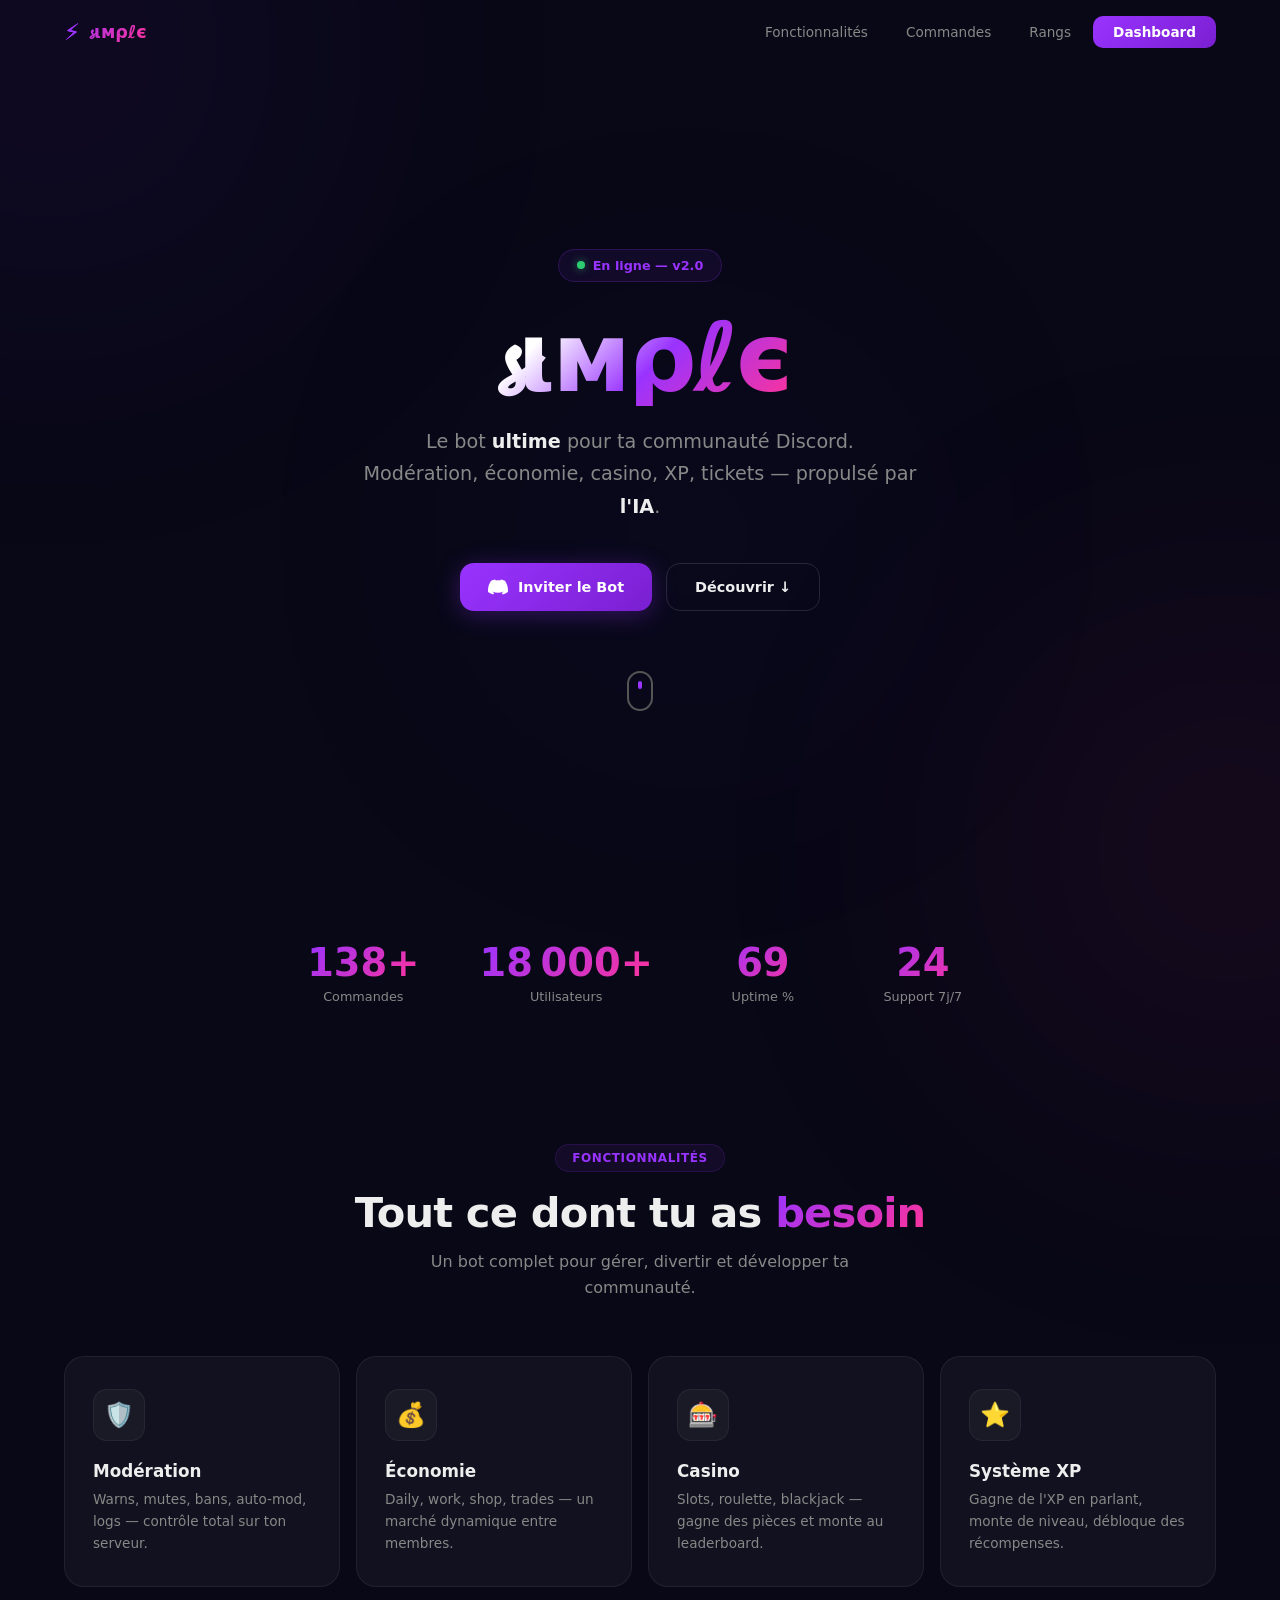
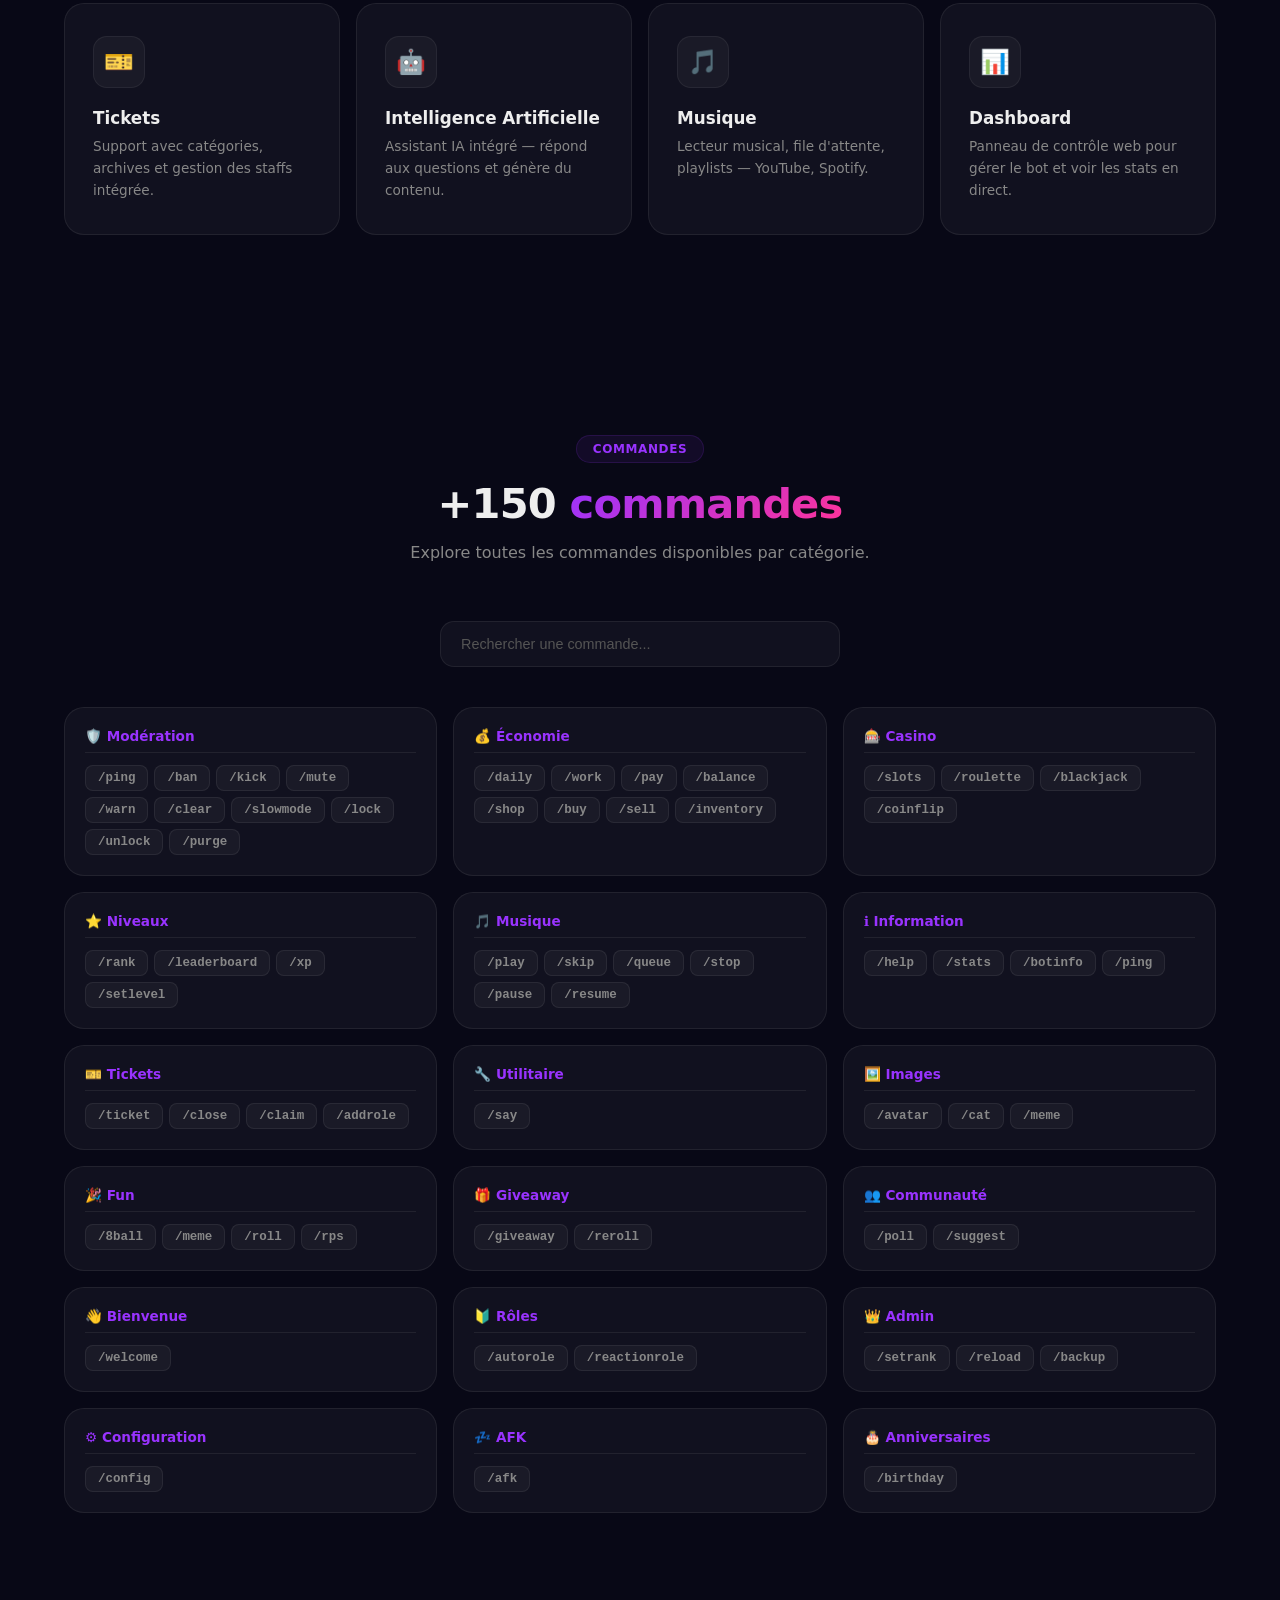
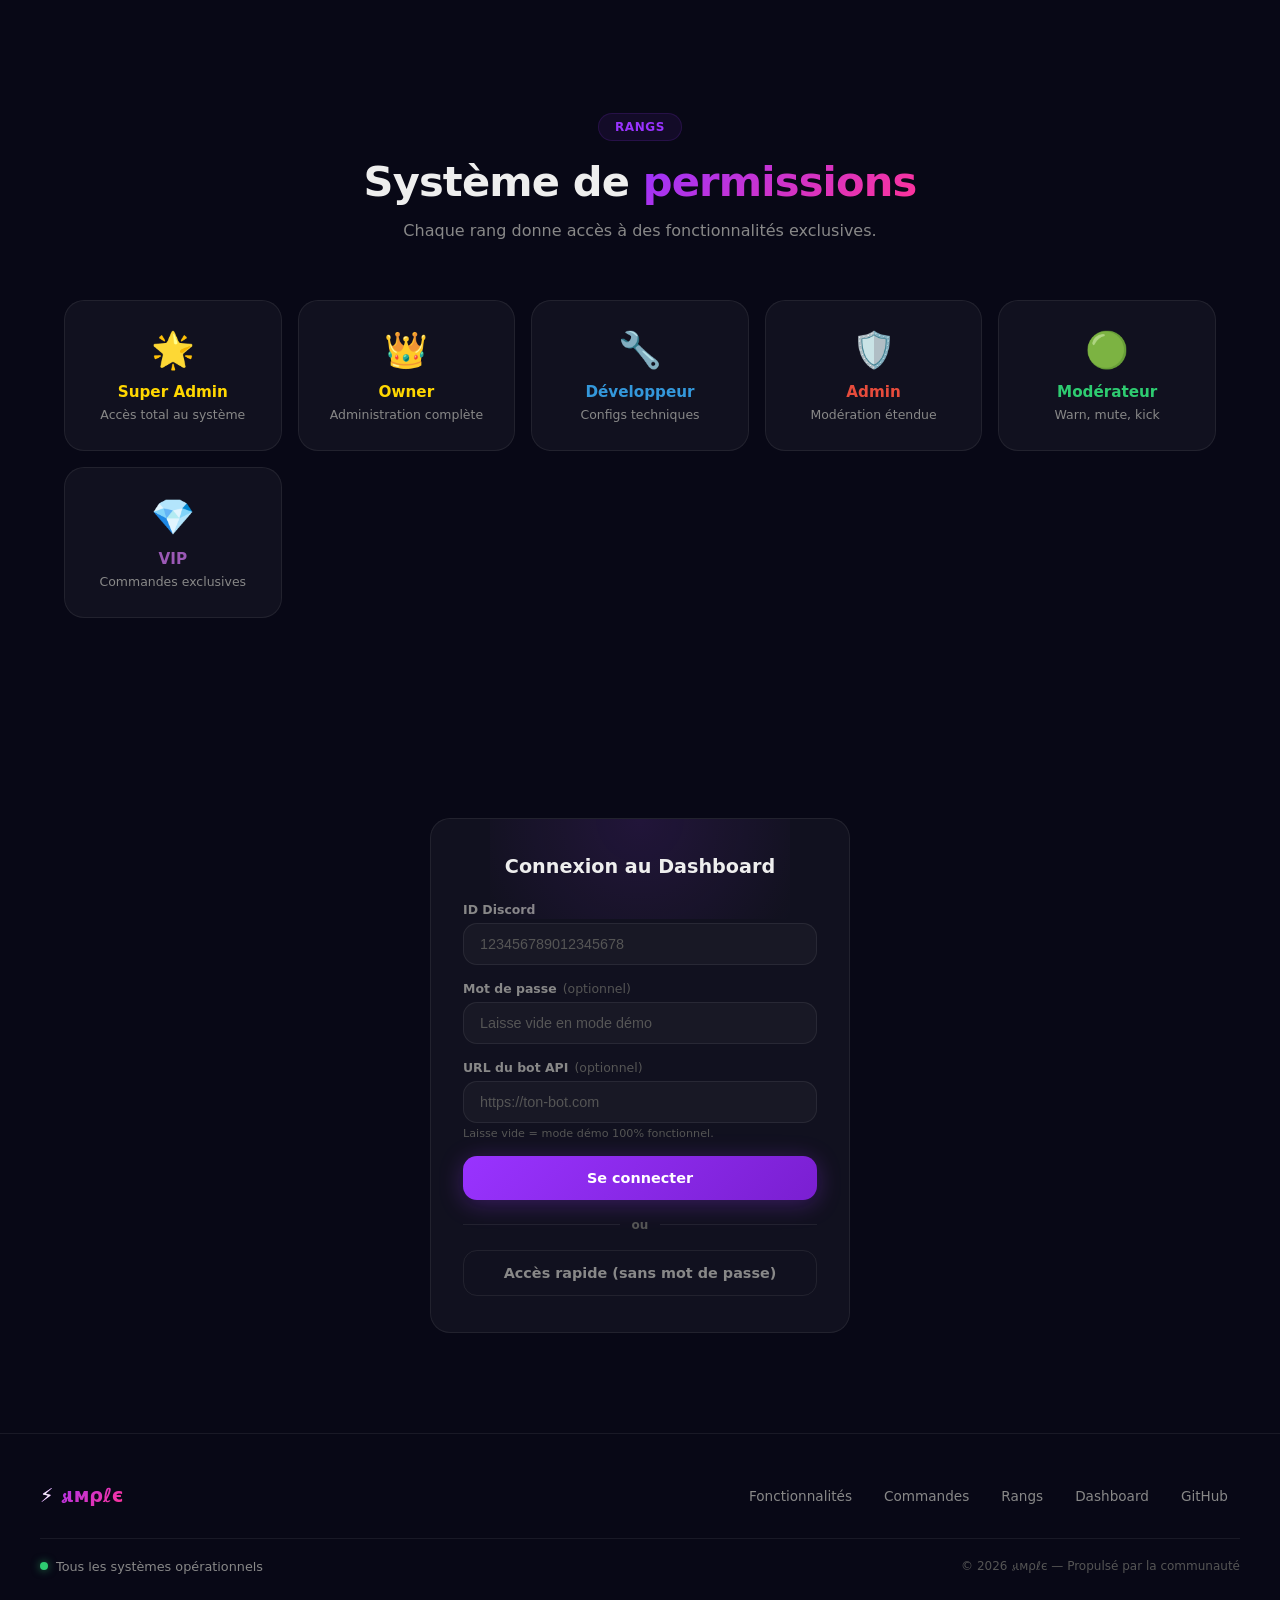
<file: index.html>
<!DOCTYPE html>
<html lang="fr">
<head>
<meta charset="UTF-8">
<meta name="viewport" content="width=device-width, initial-scale=1.0">
<meta name="description" content="𝓼ιмρℓє — Le bot ultime pour ta communauté Discord. Modération, économie, casino, XP, tickets et IA.">
<meta name="theme-color" content="#9933ff">
<title>𝓼ιмρℓє — Bot Discord</title>
<link rel="icon" href="data:image/svg+xml,<svg xmlns='http://www.w3.org/2000/svg' viewBox='0 0 100 100'><text y='.9em' font-size='90'>⚡</text></svg>">
<link rel="stylesheet" href="styles.css">
</head>
<body>

<div class="bg-glow g1"></div>
<div class="bg-glow g2"></div>
<div class="bg-glow g3"></div>

<nav id="mainNav">
  <div class="nav-inner">
    <a class="brand" href="#"><span>⚡</span> 𝓼ιмρℓє</a>
    <div class="nav-links" id="navLinks">
      <a href="#features">Fonctionnalités</a>
      <a href="#commands">Commandes</a>
      <a href="#ranks">Rangs</a>
      <a href="dashboard.html" class="nav-btn">Dashboard</a>
    </div>
    <button class="hamburger" id="hamburger" onclick="document.getElementById('navLinks').classList.toggle('open')">
      <span></span><span></span><span></span>
    </button>
  </div>
</nav>

<section class="hero">
  <div class="hero-particles" id="particles"></div>
  <div class="hero-badge"><span class="pulse"></span> En ligne — v2.0</div>
  <h1 class="hero-title">𝓼ιмρℓє</h1>
  <p class="hero-sub">Le bot <b>ultime</b> pour ta communauté Discord.<br>Modération, économie, casino, XP, tickets — propulsé par <b>l'IA</b>.</p>
  <div class="hero-btns">
    <a class="btn btn-primary" href="https://discord.com/oauth2/authorize?client_id=1513286724183130122&scope=bot+applications.commands&permissions=8" target="_blank">
      <svg width="20" height="20" viewBox="0 0 24 24" fill="currentColor"><path d="M20.317 4.3698a19.7913 19.7913 0 00-4.8851-1.5152.0741.0741 0 00-.0785.0371c-.211.3753-.4447.8648-.6083 1.2495-1.8447-.2762-3.68-.2762-5.4868 0-.1636-.3933-.4058-.8742-.6177-1.2495a.077.077 0 00-.0785-.037 19.7363 19.7363 0 00-4.8852 1.515.0699.0699 0 00-.0321.0277C.5334 9.0458-.319 13.5799.0992 18.0578a.0824.0824 0 00.0312.0561c2.0528 1.5076 4.0413 2.4228 5.9929 3.0294a.0777.0777 0 00.0842-.0276c.4616-.6304.8731-1.2952 1.226-1.9942a.076.076 0 00-.0416-.1057c-.6528-.2476-1.2743-.5495-1.8722-.8923a.077.077 0 01-.0076-.1277c.1258-.0943.2517-.1923.3718-.2914a.0743.0743 0 01.0776-.0105c3.9278 1.7933 8.18 1.7933 12.0614 0a.0739.0739 0 01.0785.0095c.1202.099.246.1981.3728.2924a.077.077 0 01-.0066.1276 12.2986 12.2986 0 01-1.873.8914.0766.0766 0 00-.0407.1067c.3604.698.7719 1.3628 1.225 1.9932a.076.076 0 00.0842.0286c1.961-.6067 3.9495-1.5219 6.0023-3.0294a.077.077 0 00.0313-.0552c.5004-5.177-.8382-9.6739-3.5485-13.6604a.061.061 0 00-.0312-.0286z"/></svg>
      Inviter le Bot
    </a>
    <a class="btn btn-outline" href="#features">Découvrir ↓</a>
  </div>
  <div class="hero-scroll" onclick="document.getElementById('features').scrollIntoView({behavior:'smooth'})">
    <div class="scroll-mouse"><div class="scroll-dot"></div></div>
  </div>
</section>

<div class="stats-bar">
  <div class="stat" data-target="150"><div class="stat-num">0</div><div class="stat-label">Commandes</div></div>
  <div class="stat" data-target="18000"><div class="stat-num">0</div><div class="stat-label">Utilisateurs</div></div>
  <div class="stat" data-target="99"><div class="stat-num">0</div><div class="stat-label">Uptime %</div></div>
  <div class="stat" data-target="24"><div class="stat-num">0</div><div class="stat-label">Support 7j/7</div></div>
</div>

<section id="features">
  <div class="section-head">
    <div class="section-badge">Fonctionnalités</div>
    <h2>Tout ce dont tu as <span>besoin</span></h2>
    <p>Un bot complet pour gérer, divertir et développer ta communauté.</p>
  </div>
  <div class="features-grid">
    <div class="feature-card">
      <div class="feature-icon" style="--accent:#e74c3c">🛡️</div>
      <h3>Modération</h3>
      <p>Warns, mutes, bans, auto-mod, logs — contrôle total sur ton serveur.</p>
    </div>
    <div class="feature-card">
      <div class="feature-icon" style="--accent:#f39c12">💰</div>
      <h3>Économie</h3>
      <p>Daily, work, shop, trades — un marché dynamique entre membres.</p>
    </div>
    <div class="feature-card">
      <div class="feature-icon" style="--accent:#e91e63">🎰</div>
      <h3>Casino</h3>
      <p>Slots, roulette, blackjack — gagne des pièces et monte au leaderboard.</p>
    </div>
    <div class="feature-card">
      <div class="feature-icon" style="--accent:#9b59b6">⭐</div>
      <h3>Système XP</h3>
      <p>Gagne de l'XP en parlant, monte de niveau, débloque des récompenses.</p>
    </div>
    <div class="feature-card">
      <div class="feature-icon" style="--accent:#2ecc71">🎫</div>
      <h3>Tickets</h3>
      <p>Support avec catégories, archives et gestion des staffs intégrée.</p>
    </div>
    <div class="feature-card">
      <div class="feature-icon" style="--accent:#3498db">🤖</div>
      <h3>Intelligence Artificielle</h3>
      <p>Assistant IA intégré — répond aux questions et génère du contenu.</p>
    </div>
    <div class="feature-card">
      <div class="feature-icon" style="--accent:#1abc9c">🎵</div>
      <h3>Musique</h3>
      <p>Lecteur musical, file d'attente, playlists — YouTube, Spotify.</p>
    </div>
    <div class="feature-card">
      <div class="feature-icon" style="--accent:#e67e22">📊</div>
      <h3>Dashboard</h3>
      <p>Panneau de contrôle web pour gérer le bot et voir les stats en direct.</p>
    </div>
  </div>
</section>

<section id="commands">
  <div class="section-head">
    <div class="section-badge">Commandes</div>
    <h2>+150 <span>commandes</span></h2>
    <p>Explore toutes les commandes disponibles par catégorie.</p>
  </div>
  <div class="cmd-search">
    <input type="text" id="cmdSearch" placeholder="Rechercher une commande..." oninput="filterCmds(this.value)">
  </div>
  <div id="cmdGrid" class="cmd-grid"></div>
</section>

<section id="ranks">
  <div class="section-head">
    <div class="section-badge">Rangs</div>
    <h2>Système de <span>permissions</span></h2>
    <p>Chaque rang donne accès à des fonctionnalités exclusives.</p>
  </div>
  <div class="ranks-grid">
    <div class="rank-card" style="--rc:#ffd700"><div class="rank-emoji">🌟</div><h4>Super Admin</h4><p>Accès total au système</p></div>
    <div class="rank-card" style="--rc:#ffd700"><div class="rank-emoji">👑</div><h4>Owner</h4><p>Administration complète</p></div>
    <div class="rank-card" style="--rc:#3498db"><div class="rank-emoji">🔧</div><h4>Développeur</h4><p>Configs techniques</p></div>
    <div class="rank-card" style="--rc:#e74c3c"><div class="rank-emoji">🛡️</div><h4>Admin</h4><p>Modération étendue</p></div>
    <div class="rank-card" style="--rc:#2ecc71"><div class="rank-emoji">🟢</div><h4>Modérateur</h4><p>Warn, mute, kick</p></div>
    <div class="rank-card" style="--rc:#9b59b6"><div class="rank-emoji">💎</div><h4>VIP</h4><p>Commandes exclusives</p></div>
  </div>
</section>

<section id="login" class="login-section">
  <div class="login-wrapper">
    <div class="login-card">
      <div class="login-glow"></div>
      <h2>Connexion au Dashboard</h2>

      <div class="alert error" id="errorMsg"></div>
      <div class="alert success" id="successMsg"></div>

      <div class="user-info" id="userInfo">
        <div class="user-avatar" id="userAvatar">?</div>
        <div class="user-name" id="userName">-</div>
        <div class="user-level" id="userLevel">-</div>
        <div class="user-badge" id="userBadge">-</div>
      </div>

      <form id="loginForm" onsubmit="event.preventDefault();doLogin()">
        <div class="field">
          <label>ID Discord</label>
          <input type="text" id="userId" placeholder="123456789012345678" autocomplete="off" required>
        </div>
        <div class="field">
          <label>Mot de passe <span class="optional">(optionnel)</span></label>
          <input type="password" id="password" placeholder="Laisse vide en mode démo">
        </div>
        <div class="field">
          <label>URL du bot API <span class="optional">(optionnel)</span></label>
          <input type="text" id="botUrl" placeholder="https://ton-bot.com" autocomplete="off" onchange="window.setApiBase(this.value)">
          <div class="field-hint">Laisse vide = mode démo 100% fonctionnel.</div>
        </div>
        <button class="btn btn-primary btn-full" id="loginBtn" type="submit">
          <div class="spinner"></div><span>Se connecter</span>
        </button>
        <div class="divider"><span>ou</span></div>
        <button type="button" class="btn btn-ghost btn-full" onclick="quickAccess()">Accès rapide (sans mot de passe)</button>
      </form>

      <div id="dashPanel" style="display:none">
        <button class="btn btn-success btn-full" onclick="goDashboard()">Accéder au Dashboard</button>
        <button class="btn btn-ghost btn-full" style="margin-top:8px" onclick="doLogout()">Déconnexion</button>
      </div>

      <div id="permDenied" style="display:none">
        <div class="perm-icon">🔒</div>
        <div class="perm-title">Accès refusé</div>
        <div class="perm-text">Niveau 2 minimum requis pour le dashboard.</div>
      </div>
    </div>
  </div>
</section>

<footer>
  <div class="footer-inner">
    <div class="footer-top">
      <div class="footer-brand"><span>⚡</span> 𝓼ιмρℓє</div>
      <div class="footer-links">
        <a href="#features">Fonctionnalités</a>
        <a href="#commands">Commandes</a>
        <a href="#ranks">Rangs</a>
        <a href="dashboard.html">Dashboard</a>
        <a href="https://github.com/bakakauwu0-star/sitewebsimplee" target="_blank">GitHub</a>
      </div>
    </div>
    <div class="footer-bottom">
      <span class="footer-status"><span class="pulse"></span> Tous les systèmes opérationnels</span>
      <span class="footer-copy">© 2026 𝓼ιмρℓє — Propulsé par la communauté</span>
    </div>
  </div>
</footer>

<div class="banner" id="banner"></div>

<script src="app.js"></script>
<script>
const SESSION={token:localStorage.getItem('session_token')||'',user:null,perms:null};
const $=id=>document.getElementById(id);

function setError(m){$('errorMsg').textContent=m;$('errorMsg').classList.add('show');$('successMsg').classList.remove('show')}
function setSuccess(m){$('successMsg').textContent=m;$('successMsg').classList.add('show');$('errorMsg').classList.remove('show')}
function clearMsgs(){$('errorMsg').classList.remove('show');$('successMsg').classList.remove('show')}
function toggle(el,v){el.style.display=v?'block':'none'}

function updateUI(){
  const logged=!!(SESSION.token&&SESSION.user&&SESSION.perms);
  toggle($('loginForm'),!logged);
  toggle($('dashPanel'),false);
  toggle($('permDenied'),false);
  toggle($('userInfo'),false);
  if(logged&&SESSION.perms.canAccessDashboard){
    toggle($('userInfo'),true);toggle($('dashPanel'),true);
    const b=window.getBadgeForLevel(SESSION.perms.permLevel);
    $('userAvatar').textContent=(SESSION.user.id||'?').charAt(0).toUpperCase();
    $('userName').textContent=SESSION.user.id||'Inconnu';
    $('userLevel').textContent='Niveau XP: '+SESSION.perms.xpLevel+' • '+SESSION.perms.permName;
    $('userBadge').textContent=b.emoji+' '+b.name;
    $('userBadge').style.cssText='background:'+b.color+'22;color:'+b.color;
  }else if(logged){
    toggle($('userInfo'),true);toggle($('permDenied'),true);
    const b=window.getBadgeForLevel(SESSION.perms.permLevel);
    $('userAvatar').textContent=(SESSION.user.id||'?').charAt(0).toUpperCase();
    $('userName').textContent=SESSION.user.id||'Inconnu';
    $('userBadge').textContent=b.emoji+' '+b.name;
    $('userBadge').style.cssText='background:'+b.color+'22;color:'+b.color;
  }
}

async function doLogin(){
  const uid=$('userId').value.trim();
  if(!uid){setError('ID Discord requis');return}
  clearMsgs();
  const btn=$('loginBtn');btn.classList.add('loading');btn.disabled=true;
  try{
    const r=await window.authCall('/login',{userId:uid,password:$('password').value.trim()||'none'});
    SESSION.token=r.token;SESSION.user=r.user;SESSION.perms=r.profile;
    localStorage.setItem('session_token',r.token);
    setSuccess('Connexion réussie !');setTimeout(updateUI,300);
  }catch(e){setError(e.message||'Erreur de connexion')}
  finally{btn.classList.remove('loading');btn.disabled=false}
}

async function quickAccess(){
  const uid=$('userId').value.trim();
  if(!uid){setError('ID Discord requis');return}
  clearMsgs();
  const btn=$('loginBtn');btn.classList.add('loading');btn.disabled=true;
  try{
    const r=await window.authCall('/login',{userId:uid,password:'none'});
    SESSION.token=r.token;SESSION.user=r.user;SESSION.perms=r.profile;
    localStorage.setItem('session_token',r.token);
    setSuccess('Connecté !');setTimeout(updateUI,300);
  }catch(e){setError(e.message||'ID inconnu')}
  finally{btn.classList.remove('loading');btn.disabled=false}
}

function doLogout(){
  SESSION.token='';SESSION.user=null;SESSION.perms=null;
  localStorage.removeItem('session_token');
  clearMsgs();updateUI();
  $('userId').value='';$('password').value='';
}

function goDashboard(){window.location.href='dashboard.html'}

// Commands display
const ALL_CMDS=[
  {n:'ping',c:'moderation'},{n:'ban',c:'moderation'},{n:'kick',c:'moderation'},{n:'mute',c:'moderation'},
  {n:'warn',c:'moderation'},{n:'clear',c:'moderation'},{n:'slowmode',c:'moderation'},{n:'lock',c:'moderation'},
  {n:'unlock',c:'moderation'},{n:'purge',c:'moderation'},
  {n:'daily',c:'economy'},{n:'work',c:'economy'},{n:'pay',c:'economy'},{n:'balance',c:'economy'},
  {n:'shop',c:'economy'},{n:'buy',c:'economy'},{n:'sell',c:'economy'},{n:'inventory',c:'economy'},
  {n:'slots',c:'casino'},{n:'roulette',c:'casino'},{n:'blackjack',c:'casino'},{n:'coinflip',c:'casino'},
  {n:'rank',c:'leveling'},{n:'leaderboard',c:'leveling'},{n:'xp',c:'leveling'},{n:'setlevel',c:'leveling'},
  {n:'play',c:'music'},{n:'skip',c:'music'},{n:'queue',c:'music'},{n:'stop',c:'music'},{n:'pause',c:'music'},{n:'resume',c:'music'},
  {n:'help',c:'information'},{n:'stats',c:'information'},{n:'botinfo',c:'information'},{n:'ping',c:'information'},
  {n:'ticket',c:'tickets'},{n:'close',c:'tickets'},{n:'claim',c:'tickets'},{n:'addrole',c:'tickets'},
  {n:'say',c:'utility'},{n:'avatar',c:'images'},{n:'cat',c:'images'},{n:'meme',c:'images'},
  {n:'8ball',c:'fun'},{n:'meme',c:'fun'},{n:'roll',c:'fun'},{n:'rps',c:'fun'},
  {n:'giveaway',c:'giveaway'},{n:'reroll',c:'giveaway'},
  {n:'poll',c:'community'},{n:'suggest',c:'community'},{n:'welcome',c:'welcome'},
  {n:'autorole',c:'roles'},{n:'reactionrole',c:'roles'},{n:'setrank',c:'admin'},
  {n:'config',c:'configuration'},{n:'reload',c:'admin'},{n:'backup',c:'admin'},
  {n:'afk',c:'afk'},{n:'birthday',c:'birthdays'},
];
const CAT_NAMES={moderation:'🛡️ Modération',economy:'💰 Économie',casino:'🎰 Casino',leveling:'⭐ Niveaux',music:'🎵 Musique',information:'ℹ️ Information',tickets:'🎫 Tickets',utility:'🔧 Utilitaire',images:'🖼️ Images',fun:'🎉 Fun',giveaway:'🎁 Giveaway',community:'👥 Communauté',welcome:'👋 Bienvenue',roles:'🔰 Rôles',admin:'👑 Admin',configuration:'⚙️ Configuration',afk:'💤 AFK',birthdays:'🎂 Anniversaires'};

function renderCmds(filter){
  const g={};
  ALL_CMDS.forEach(c=>{
    if(filter&&!c.n.includes(filter.toLowerCase())&&!c.c.includes(filter.toLowerCase()))return;
    if(!g[c.c])g[c.c]=[];
    if(!g[c.c].includes(c.n))g[c.c].push(c.n);
  });
  let h='';
  for(const[c,cmds]of Object.entries(g)){
    h+='<div class="cmd-category"><div class="cmd-cat-title">'+(CAT_NAMES[c]||c)+'</div><div class="cmd-list">';
    cmds.forEach(n=>h+='<div class="cmd-item">/'+n+'</div>');
    h+='</div></div>';
  }
  $('cmdGrid').innerHTML=h||'<div class="empty">Aucune commande trouvée</div>';
}
function filterCmds(v){renderCmds(v)}

// Stats counter animation
function animateCounters(){
  document.querySelectorAll('.stat[data-target]').forEach(el=>{
    const target=+el.dataset.target;
    const num=el.querySelector('.stat-num');
    let current=0;
    const step=Math.max(1,Math.floor(target/60));
    const timer=setInterval(()=>{
      current+=step;
      if(current>=target){current=target;clearInterval(timer)}
      num.textContent=current.toLocaleString('fr-FR')+(target>=100?'+':'');
    },30);
  });
}

// Nav scroll
window.addEventListener('scroll',()=>{
  $('mainNav').classList.toggle('scrolled',window.scrollY>50);
});

// Init
document.addEventListener('DOMContentLoaded',()=>{
  if(window.getApiBase)$('botUrl').value=window.getApiBase();
  renderCmds('');
  animateCounters();
  if(SESSION.token){
    try{
      SESSION.user={id:(SESSION.token||'').replace('demo-','').split('-')[0]||'Inconnu'};
      SESSION.perms=window.deriveProfile(SESSION.user.id);
      updateUI();
    }catch(e){updateUI()}
  }else updateUI();
  const obs=new IntersectionObserver(es=>es.forEach(e=>{if(e.isIntersecting){e.target.classList.add('visible');obs.unobserve(e.target)}}),{threshold:.1});
  document.querySelectorAll('.feature-card,.rank-card,.cmd-category').forEach(el=>obs.observe(el));
});
$('password').addEventListener('keydown',e=>{if(e.key==='Enter')doLogin()});
$('userId').addEventListener('keydown',e=>{if(e.key==='Enter')doLogin()});
</script>
</body>
</html>
</file>
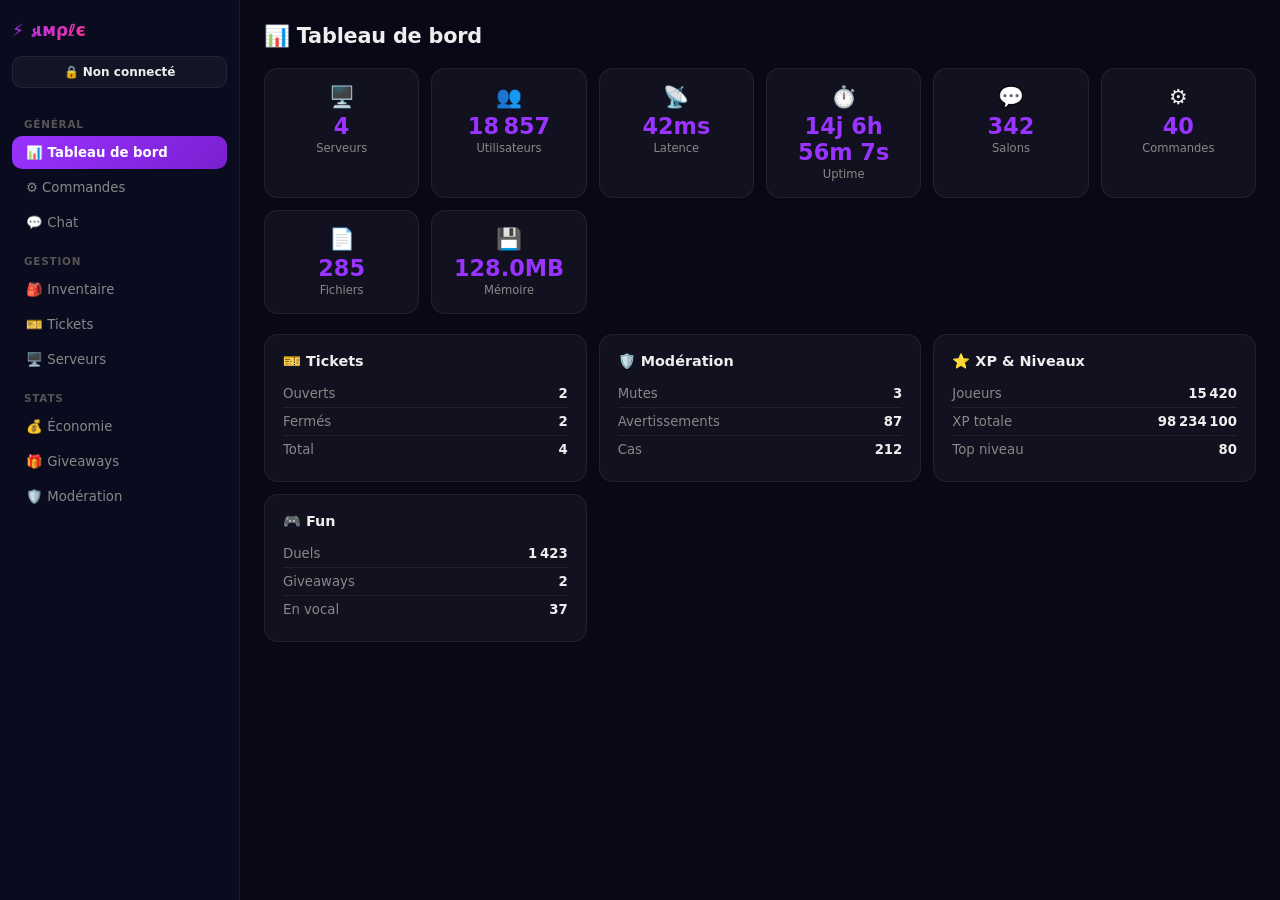
<file: dashboard.html>
<!DOCTYPE html>
<html lang="fr">
<head>
<meta charset="UTF-8">
<meta name="viewport" content="width=device-width, initial-scale=1.0">
<meta name="theme-color" content="#9933ff">
<title>𝓼ιмρℓє — Dashboard</title>
<link rel="icon" href="data:image/svg+xml,<svg xmlns='http://www.w3.org/2000/svg' viewBox='0 0 100 100'><text y='.9em' font-size='90'>⚡</text></svg>">
<link rel="stylesheet" href="styles.css">
<link rel="stylesheet" href="dashboard.css">
</head>
<body>

<div class="layout">
<aside class="sidebar" id="sidebar">
  <div class="sidebar-brand"><a href="index.html">⚡ 𝓼ιмρℓє</a></div>
  <div class="auth-badge" id="authBadge">🔒 Non connecté</div>
  <nav class="sidebar-nav">
    <div class="nav-section">Général</div>
    <button class="nav-btn active" data-page="overview">📊 Tableau de bord</button>
    <button class="nav-btn" data-page="commands">⚙️ Commandes</button>
    <button class="nav-btn" data-page="chat">💬 Chat</button>
    <div class="nav-section">Gestion</div>
    <button class="nav-btn" data-page="inventory">🎒 Inventaire</button>
    <button class="nav-btn" data-page="tickets">🎫 Tickets</button>
    <button class="nav-btn" data-page="servers">🖥️ Serveurs</button>
    <div class="nav-section">Stats</div>
    <button class="nav-btn" data-page="economy">💰 Économie</button>
    <button class="nav-btn" data-page="giveaway">🎁 Giveaways</button>
    <button class="nav-btn" data-page="moderation">🛡️ Modération</button>
  </nav>
</aside>

<main class="main" id="main">
  <button class="mobile-toggle" id="mobileToggle" onclick="$('sidebar').classList.toggle('open')">☰</button>
  <div id="toast"></div>

  <div id="page-overview" class="page active">
    <h2 class="page-title">📊 Tableau de bord</h2>
    <div class="stats-grid" id="ovStats">
      <div class="stat-card"><div class="sc-icon">🖥️</div><div class="sc-val" id="sGuilds">-</div><div class="sc-lbl">Serveurs</div></div>
      <div class="stat-card"><div class="sc-icon">👥</div><div class="sc-val" id="sUsers">-</div><div class="sc-lbl">Utilisateurs</div></div>
      <div class="stat-card"><div class="sc-icon">📡</div><div class="sc-val" id="sPing">-</div><div class="sc-lbl">Latence</div></div>
      <div class="stat-card"><div class="sc-icon">⏱️</div><div class="sc-val" id="sUptime">-</div><div class="sc-lbl">Uptime</div></div>
      <div class="stat-card"><div class="sc-icon">💬</div><div class="sc-val" id="sChannels">-</div><div class="sc-lbl">Salons</div></div>
      <div class="stat-card"><div class="sc-icon">⚙️</div><div class="sc-val" id="sCommands">-</div><div class="sc-lbl">Commandes</div></div>
      <div class="stat-card"><div class="sc-icon">📄</div><div class="sc-val" id="sFiles">285</div><div class="sc-lbl">Fichiers</div></div>
      <div class="stat-card"><div class="sc-icon">💾</div><div class="sc-val" id="sMemory">-</div><div class="sc-lbl">Mémoire</div></div>
    </div>
    <div class="detail-grid">
      <div class="detail-card"><h3>🎫 Tickets</h3><div class="dr"><span>Ouverts</span><span id="tOpen">-</span></div><div class="dr"><span>Fermés</span><span id="tClosed">-</span></div><div class="dr"><span>Total</span><span id="tTotal">-</span></div></div>
      <div class="detail-card"><h3>🛡️ Modération</h3><div class="dr"><span>Mutes</span><span id="mMutes">-</span></div><div class="dr"><span>Avertissements</span><span id="mWarns">-</span></div><div class="dr"><span>Cas</span><span id="mCases">-</span></div></div>
      <div class="detail-card"><h3>⭐ XP & Niveaux</h3><div class="dr"><span>Joueurs</span><span id="xPlayers">-</span></div><div class="dr"><span>XP totale</span><span id="xTotal">-</span></div><div class="dr"><span>Top niveau</span><span id="xTop">-</span></div></div>
      <div class="detail-card"><h3>🎮 Fun</h3><div class="dr"><span>Duels</span><span id="fDuels">-</span></div><div class="dr"><span>Giveaways</span><span id="fGive">-</span></div><div class="dr"><span>En vocal</span><span id="fVoice">-</span></div></div>
    </div>
  </div>

  <div id="page-commands" class="page">
    <h2 class="page-title">⚙️ Commandes <span id="cmdStats" class="page-sub"></span></h2>
    <div id="cmdsList" class="cmds-container"><div class="loading">⏳ Chargement...</div></div>
  </div>

  <div id="page-chat" class="page chat-page">
    <div class="chat-layout">
      <div class="chat-sidebar">
        <div class="chat-header">💬 Conversations</div>
        <div id="convList" class="conv-list"><div class="empty-sm">Aucune conversation</div></div>
        <button class="btn btn-ghost btn-sm" style="margin:8px" onclick="newConv()">+ Nouvelle</button>
      </div>
      <div class="chat-main">
        <div class="chat-top"><span class="chat-dot" id="chatDot"></span><span id="chatUser">Sélectionnez un membre</span></div>
        <div id="chatMsgs" class="chat-messages"><div class="empty-sm">Cliquez sur "+ Nouvelle" pour commencer</div></div>
        <div class="chat-input">
          <input id="chatIn" placeholder="Message..." onkeydown="if(event.key==='Enter'&&!event.shiftKey){event.preventDefault();sendChat()}">
          <button class="btn btn-primary" style="padding:10px 20px" onclick="sendChat()">Envoyer</button>
        </div>
      </div>
    </div>
  </div>

  <div id="page-tickets" class="page">
    <h2 class="page-title">🎫 Tickets récents</h2>
    <div id="ticketsContent"><div class="loading">⏳</div></div>
  </div>

  <div id="page-servers" class="page">
    <h2 class="page-title">🖥️ Serveurs</h2>
    <div id="srvContent"><div class="loading">⏳</div></div>
  </div>

  <div id="page-economy" class="page">
    <h2 class="page-title">💰 Classement Économie</h2>
    <div id="ecoContent"><div class="loading">⏳</div></div>
  </div>

  <div id="page-giveaway" class="page">
    <h2 class="page-title">🎁 Giveaways</h2>
    <div id="giveContent"><div class="loading">⏳</div></div>
  </div>

  <div id="page-moderation" class="page">
    <h2 class="page-title">🛡️ Modération</h2>
    <div class="stats-grid" id="modStats">
      <div class="stat-card"><div class="sc-icon">🔨</div><div class="sc-val" id="modCases">-</div><div class="sc-lbl">Cas</div></div>
      <div class="stat-card"><div class="sc-icon">🔇</div><div class="sc-val" id="modMutes">-</div><div class="sc-lbl">Mutes</div></div>
      <div class="stat-card"><div class="sc-icon">⚠️</div><div class="sc-val" id="modWarns">-</div><div class="sc-lbl">Avertissements</div></div>
      <div class="stat-card"><div class="sc-icon">💥</div><div class="sc-val" id="modStrikes">-</div><div class="sc-lbl">Strikes</div></div>
    </div>
  </div>

  <div id="page-inventory" class="page">
    <div id="invLocked" class="locked-card" style="display:none">
      <div class="locked-icon">🔒</div>
      <h3>Connexion requise</h3>
      <p>Connecte-toi depuis la page d'accueil.</p>
      <a href="index.html#login" class="btn btn-primary" style="margin-top:12px">Se connecter</a>
    </div>
    <div id="invContent" style="display:none">
      <h2 class="page-title">🎒 Inventaire <select id="invGuildSel" onchange="loadInventory()" class="sel-inline"></select></h2>
      <div class="detail-grid">
        <div class="detail-card"><h3>👁️ Rôles affichés</h3><div id="invDisplayed"><div class="empty-sm">Aucun</div></div></div>
        <div class="detail-card"><h3>🙈 Rôles masqués</h3><div id="invHidden"><div class="empty-sm">Aucun</div></div></div>
      </div>
      <div class="detail-card" style="margin-top:12px"><h3>🔒 Rôles système</h3><div id="invLocked2"><div class="empty-sm">Aucun</div></div></div>
      <div class="detail-card" style="margin-top:12px"><h3>📥 Rôles disponibles</h3><div id="invClaimable"><div class="empty-sm">Aucun</div></div></div>
    </div>
  </div>
</main>
</div>

<script src="app.js"></script>
<script>
const API='/api/bot',IAPI='/api/inventory';
let UID='',chatUser=null,chatInt=null;
let SESSION_TOKEN=localStorage.getItem('session_token')||'';
let SESSION_USER=null,SESSION_PERMS=null;

const $=id=>document.getElementById(id);
function toast(m,t='ok'){const e=$('toast');e.className='toast toast-'+t;e.textContent=m;e.style.display='block';setTimeout(()=>e.style.display='none',4000)}

function updateAuthUI(){
  const e=$('authBadge');
  if(SESSION_USER){e.textContent='🔑 '+SESSION_USER.id.slice(0,10)+'…';e.className='auth-badge auth-ok'}
  else{e.textContent='🔒 Non connecté';e.className='auth-badge'}
}

async function checkSession(){
  if(!SESSION_TOKEN)return null;
  try{
    const id=(SESSION_TOKEN||'').replace('demo-','').split('-')[0];
    if(id){SESSION_USER={id};SESSION_PERMS=window.deriveProfile(id);updateAuthUI();return{valid:true}}
  }catch(e){}
  return null;
}

// Navigation
document.querySelectorAll('.nav-btn[data-page]').forEach(b=>b.addEventListener('click',()=>{
  document.querySelectorAll('.nav-btn[data-page]').forEach(n=>n.classList.remove('active'));
  document.querySelectorAll('.page').forEach(p=>p.classList.remove('active'));
  b.classList.add('active');
  const pg=$('page-'+b.dataset.page);
  if(pg){pg.classList.add('active');loadPage(b.dataset.page)}
  if(window.innerWidth<=768)$('sidebar').classList.remove('open');
}));

function loadPage(n){
  const map={overview:loadOverview,commands:loadCommands,tickets:loadTickets,servers:loadServers,economy:loadLeveling,giveaway:loadGiveaways,moderation:loadModeration,inventory:showInventory,chat:()=>{loadConvs()}};
  if(map[n])map[n]();
}

// Toast helper in dashboard
function st(t,m){toast(m,t)}

// Overview
async function loadOverview(){
  try{const s=await window.api('/stats');$('sGuilds').textContent=fmt(s.guilds);$('sUsers').textContent=fmt(s.users);$('sPing').textContent=fmt(s.ping)+'ms';$('sChannels').textContent=fmt(s.channels);$('sCommands').textContent=fmt(s.commands);$('sMemory').textContent=(s.memory/1024/1024).toFixed(1)+'MB';if(s.uptime)$('sUptime').textContent=ut(s.uptime)}catch(e){}
  try{const t=await window.api('/tickets');$('tOpen').textContent=fmt(t.open);$('tClosed').textContent=fmt(t.closed);$('tTotal').textContent=fmt(t.total)}catch(e){}
  try{const m=await window.api('/moderation/stats');$('mMutes').textContent=fmt(m.activeMutes);$('mWarns').textContent=fmt(m.totalWarnings);$('mCases').textContent=fmt(m.totalCases)}catch(e){}
  try{const x=await window.api('/leveling/stats');$('xPlayers').textContent=fmt(x.players);$('xTotal').textContent=fmt(x.totalXp);$('xTop').textContent=fmt(x.topPlayers[0].level)}catch(e){}
  try{const f=await window.api('/fun/stats');$('fDuels').textContent=fmt(f.totalDuels)}catch(e){}
  try{const g=await window.api('/giveaways/stats');$('fGive').textContent=fmt(g.active||0)}catch(e){}
  try{const v=await window.api('/voice/stats');$('fVoice').textContent=fmt(v.usersInVoice||0)}catch(e){}
}

// Commands
async function loadCommands(){
  try{
    const d=await window.api('/commands');const c=d.commands;const en=c.filter(x=>x.enabled).length;
    $('cmdStats').textContent=en+'/'+c.length+' actives';
    const gr={};for(const x of c){if(!gr[x.category])gr[x.category]=[];gr[x.category].push(x)}
    let h='';for(const[list]of Object.entries(gr)){
      h+='<div class="cmd-group"><h4>'+window.catName(list)+'</h4>';
      for(const x of list)h+='<div class="cmd-row"><span>/'+x.name+'</span><label class="toggle"><input type="checkbox" '+(x.enabled?'checked':'')+' data-key="'+x.key+'" onchange="toggleCmd(this)"><span class="slider"></span></label></div>';
      h+='</div>';
    }
    $('cmdsList').innerHTML=h||'<div class="empty">Aucune commande</div>';
  }catch(e){$('cmdsList').innerHTML='<div class="empty">Erreur de chargement</div>'}
}
async function toggleCmd(el){
  try{await window.api('/commands/toggle',{method:'PUT',body:JSON.stringify({key:el.dataset.key})});st('ok','Commande modifiée');loadCommands()}
  catch(e){el.checked=!el.checked;st('bad','Erreur')}
}

// Tickets
async function loadTickets(){
  try{
    const d=await window.api('/tickets/recent?limit=50');
    if(!d.tickets||!d.tickets.length){$('ticketsContent').innerHTML='<div class="empty">Aucun ticket</div>';return}
    let h='<div class="table-wrap"><table><thead><tr><th>#</th><th>Utilisateur</th><th>Serveur</th><th>Statut</th><th>Date</th></tr></thead><tbody>';
    for(const t of d.tickets){
      const s=t.open?'<span class="tag tag-on">Ouvert</span>':'<span class="tag tag-off">Fermé</span>';
      const dt=new Date(t.createdAt).toLocaleDateString('fr-FR',{day:'numeric',month:'short',year:'numeric',hour:'2-digit',minute:'2-digit'});
      h+='<tr><td>#'+t.id+'</td><td><code>'+(t.userId||'?').slice(0,10)+'…</code></td><td>'+(t.guildId?t.guildId.slice(0,8)+'…':'-')+'</td><td>'+s+'</td><td>'+dt+'</td></tr>';
    }
    h+='</tbody></table></div>';$('ticketsContent').innerHTML=h;
  }catch(e){$('ticketsContent').innerHTML='<div class="empty">Erreur</div>'}
}

// Servers
async function loadServers(){
  try{
    const gl=await window.api('/guilds');
    if(!gl.length){$('srvContent').innerHTML='<div class="empty">Aucun serveur</div>';return}
    let h='<div class="server-grid">';
    for(const g of gl)h+='<div class="detail-card" style="display:flex;align-items:center;gap:14px;padding:16px"><div class="srv-icon">🖥️</div><div><div class="srv-name">'+window.esc(g.name)+'</div><div class="srv-info">👥 '+fmt(g.memberCount)+' · 🎫 '+fmt(g.openTickets)+' ouverts</div></div></div>';
    h+='</div>';$('srvContent').innerHTML=h;
  }catch(e){$('srvContent').innerHTML='<div class="empty">Erreur</div>'}
}

// Leveling
async function loadLeveling(){
  try{
    const d=await window.api('/leveling/leaderboard?limit=50');
    if(!d.length){$('ecoContent').innerHTML='<div class="empty">Aucun joueur</div>';return}
    let h='<div class="table-wrap"><table><thead><tr><th>#</th><th>ID</th><th>Niveau</th><th>XP</th></tr></thead><tbody>';
    for(const u of d){const m=u.rank===1?'🥇':u.rank===2?'🥈':u.rank===3?'🥉':'#'+u.rank;h+='<tr><td>'+m+'</td><td><code>'+u.id.slice(0,12)+'…</code></td><td>'+u.level+'</td><td>'+fmt(u.xp)+' XP</td></tr>'}
    h+='</tbody></table></div>';$('ecoContent').innerHTML=h;
  }catch(e){$('ecoContent').innerHTML='<div class="empty">Erreur</div>'}
}

// Giveaways
async function loadGiveaways(){
  try{
    const d=await window.api('/giveaways/stats');
    $('giveContent').innerHTML='<div class="detail-grid"><div class="detail-card"><h3>🎁 Giveaways</h3><div class="dr"><span>Actifs</span><span>'+fmt(d.active||0)+'</span></div><div class="dr"><span>Terminés</span><span>'+fmt(d.ended||0)+'</span></div><div class="dr"><span>Total</span><span>'+fmt(d.total||0)+'</span></div></div></div>';
  }catch(e){$('giveContent').innerHTML='<div class="empty">Erreur</div>'}
}

// Moderation
async function loadModeration(){
  try{
    const d=await window.api('/moderation/stats');
    $('modCases').textContent=fmt(d.totalCases||0);$('modMutes').textContent=fmt(d.activeMutes||0);$('modWarns').textContent=fmt(d.totalWarnings||0);$('modStrikes').textContent=fmt(d.totalStrikes||0);
  }catch(e){}
}

// Chat
let convs=[];
function newConv(){
  const k=prompt('🔑 ID du membre (ex: 412345678901234567) :');if(!k)return;
  UID=k.trim();localStorage.setItem('chat_uid',UID);chatUser=UID;
  $('chatUser').textContent='Membre '+UID.slice(-4);$('chatIn').value='';$('chatIn').focus();
  loadConvs();loadMsgs(UID);
}
async function loadConvs(){
  try{
    const d=await window.api('/chat/conversations',{headers:{'x-user-id':UID}});convs=d.conversations||[];
    if(!convs.length){$('convList').innerHTML='<div class="empty-sm">Aucune conversation</div>';return}
    let h='';for(const c of convs){
      h+='<div class="conv-item" onclick="selectChat(\''+c.userId+'\')"><div class="conv-avatar">'+(c.username||c.userId).charAt(0).toUpperCase()+'</div><div class="conv-info"><div class="conv-name">'+window.esc(c.username||c.userId)+'</div><div class="conv-last">'+window.esc(c.lastMessage||'')+'</div></div></div>';
    }
    $('convList').innerHTML=h;
  }catch(e){}
}
function selectChat(uid){chatUser=uid;$('chatUser').textContent='Membre '+uid.slice(-4);$('chatIn').value='';loadMsgs(uid);loadConvs()}
async function loadMsgs(uid,silent=false){
  try{
    const d=await window.api('/chat/messages/'+uid,{headers:{'x-user-id':UID}});const ms=d.messages||[];
    const c=$('chatMsgs');
    if(!ms.length){if(!silent)c.innerHTML='<div class="empty-sm">Écrivez à ce membre</div>';return}
    let h='';for(const m of ms){
      const out=m.direction==='outgoing';
      const t=new Date(m.createdAt).toLocaleTimeString('fr-FR',{hour:'2-digit',minute:'2-digit'});
      h+='<div class="msg '+(out?'msg-out':'msg-in')+'">'+window.esc(m.content)+'<div class="msg-time">'+t+'</div></div>';
    }
    c.innerHTML=h;c.scrollTop=c.scrollHeight;$('chatDot').style.background='var(--ok)';
  }catch(e){if(!silent)$('chatMsgs').innerHTML='<div class="empty-sm">Erreur</div>'}
}
async function sendChat(){
  const msg=$('chatIn').value.trim();if(!msg||!chatUser)return;$('chatIn').value='';
  try{
    await window.api('/chat/send',{method:'POST',headers:{'Content-Type':'application/json','x-user-id':UID},body:JSON.stringify({userId:chatUser,message:msg})});
    loadMsgs(chatUser);loadConvs();
  }catch(e){st('bad',e.message);$('chatIn').value=msg}
}

// Inventory
async function showInventory(){
  if(!SESSION_TOKEN){$('invLocked').style.display='block';$('invContent').style.display='none';return}
  $('invLocked').style.display='none';$('invContent').style.display='block';
  try{
    const gl=await window.api('/guilds');const s=$('invGuildSel');s.innerHTML='';
    for(const g of gl)s.innerHTML+='<option value="'+g.id+'">'+window.esc(g.name)+'</option>';
    if(s.value)loadInventory();
  }catch(e){$('invContent').innerHTML='<div class="empty">Erreur</div>'}
}
async function loadInventory(){
  const gid=$('invGuildSel').value;if(!gid)return;
  try{
    const d=await window.apiRaw(IAPI,'/'+gid+'/roles');
    renderRoles('invDisplayed',d.displayed,'visible',gid);
    renderRoles('invHidden',d.hidden,'hidden',gid);
    renderRoles('invLocked2',d.locked,'locked',gid);
    renderRoles('invClaimable',d.claimable,'claimable',gid);
  }catch(e){st('bad',e.message)}
}
function renderRoles(id,roles,state,gid){
  const el=$(id);if(!roles||!roles.length){el.innerHTML='<div class="empty-sm">Aucun</div>';return}
  let h='<div class="role-list">';
  for(const r of roles){
    const tog=state==='visible'||state==='hidden';
    const label=state==='visible'?'🙈 Masquer':state==='hidden'?'👁️ Afficher':'';
    h+='<div class="role-chip"><span class="role-dot" style="background:'+(r.color||'#555')+'"></span><span>'+window.esc(r.name)+'</span><span class="role-count">👥 '+r.memberCount+'</span>';
    if(tog)h+='<button class="btn btn-ghost btn-sm" onclick="toggleRole(\''+gid+'\',\''+r.id+'\')" style="padding:3px 8px;font-size:.75em">'+label+'</button>';
    h+='</div>';
  }
  el.innerHTML=h+'</div>';
}
async function toggleRole(gid,rid){
  try{const r=await window.apiRaw(IAPI,'/'+gid+'/roles/'+rid+'/visibility',{method:'PUT'});st('ok',r.roleName+(r.action==='shown'?' affiché':' masqué'));loadInventory()}
  catch(e){st('bad',e.message)}
}

// Init
document.addEventListener('DOMContentLoaded',async()=>{
  await checkSession();updateAuthUI();
  loadOverview();loadCommands();loadTickets();loadServers();loadLeveling();loadGiveaways();loadModeration();
  setInterval(loadOverview,30000);
});
</script>
</body>
</html>
</file>
<file: styles.css>
*{margin:0;padding:0;box-sizing:border-box}
:root{
  --p:#9933ff;--p2:#7a1fd1;--s:#ff3399;
  --ok:#2ecc71;--bad:#e74c3c;--warn:#f39c12;
  --bg:#080816;--bg2:#0c0c20;
  --glass:rgba(255,255,255,.04);--glass2:rgba(255,255,255,.07);
  --gh:rgba(255,255,255,.09);
  --brd:rgba(255,255,255,.07);--brd2:rgba(255,255,255,.12);
  --t:#eee;--t2:#888;--t3:#555;
  --r:14px;--r2:20px;
  --font:system-ui,-apple-system,'Segoe UI',Roboto,sans-serif;
}
html{scroll-behavior:smooth}
body{font-family:var(--font);background:var(--bg);color:var(--t);overflow-x:hidden}
a{color:var(--p);text-decoration:none}
button{font-family:inherit;cursor:pointer}
::selection{background:var(--p);color:#fff}

/* ===== BG GLOW ===== */
.bg-glow{position:fixed;width:500px;height:500px;border-radius:50%;filter:blur(150px);opacity:.08;pointer-events:none;z-index:0}
.bg-glow.g1{background:var(--p);top:-200px;left:-200px}
.bg-glow.g2{background:var(--s);bottom:-200px;right:-200px}
.bg-glow.g3{background:#4f46e5;top:40%;left:40%;width:350px;height:350px}

/* ===== NAV ===== */
#mainNav{position:fixed;top:0;left:0;right:0;z-index:1000;transition:all .35s}
#mainNav.scrolled{background:rgba(8,8,22,.92);backdrop-filter:blur(20px);border-bottom:1px solid var(--brd)}
.nav-inner{max-width:1200px;margin:0 auto;padding:16px 24px;display:flex;align-items:center;justify-content:space-between}
.brand{display:flex;align-items:center;gap:8px;font-weight:800;font-size:1.1em;background:linear-gradient(135deg,var(--p),var(--s));-webkit-background-clip:text;-webkit-text-fill-color:transparent;background-clip:text}
.brand span{font-size:1.3em;-webkit-text-fill-color:initial}
.nav-links{display:flex;gap:6px;align-items:center}
.nav-links a{color:var(--t2);font-size:.85em;font-weight:500;padding:8px 16px;border-radius:10px;transition:all .2s}
.nav-links a:hover{color:var(--t);background:rgba(255,255,255,.05);text-decoration:none}
.nav-links .nav-btn{background:linear-gradient(135deg,var(--p),var(--p2));color:#fff!important;padding:8px 20px;border-radius:10px;font-weight:600}
.nav-links .nav-btn:hover{opacity:.9;background:linear-gradient(135deg,var(--p),var(--p2))}
.hamburger{display:none;background:none;border:none;color:var(--t);font-size:1.4em;padding:8px}
.hamburger span{display:block;width:22px;height:2px;background:var(--t);margin:5px 0;border-radius:2px;transition:.3s}

/* ===== BUTTONS ===== */
.btn{display:inline-flex;align-items:center;justify-content:center;gap:10px;padding:14px 28px;border:none;border-radius:var(--r);font-size:.9em;font-weight:700;transition:all .25s;cursor:pointer;text-decoration:none}
.btn-primary{background:linear-gradient(135deg,var(--p),var(--p2));color:#fff;box-shadow:0 4px 24px rgba(153,51,255,.3)}
.btn-primary:hover{transform:translateY(-2px);box-shadow:0 8px 32px rgba(153,51,255,.4)}
.btn-primary:disabled{opacity:.4;cursor:not-allowed;transform:none}
.btn-outline{background:transparent;color:var(--t);border:1px solid var(--brd2)}
.btn-outline:hover{background:rgba(255,255,255,.05);border-color:var(--p)}
.btn-success{background:linear-gradient(135deg,var(--ok),#27ae60);color:#fff}
.btn-success:hover{opacity:.9}
.btn-ghost{background:transparent;color:var(--t2);border:1px solid var(--brd)}
.btn-ghost:hover{background:var(--gh);color:var(--t)}
.btn-full{width:100%}
.btn .spinner{width:18px;height:18px;border:2px solid rgba(255,255,255,.25);border-top-color:#fff;border-radius:50%;animation:spin .6s linear infinite;display:none}
.btn.loading .spinner{display:block}
.btn.loading span{display:none}
@keyframes spin{to{transform:rotate(360deg)}}

/* ===== HERO ===== */
.hero{position:relative;z-index:1;min-height:100vh;display:flex;flex-direction:column;align-items:center;justify-content:center;text-align:center;padding:120px 24px 60px;overflow:hidden}
.hero-particles{position:absolute;inset:0;pointer-events:none}
.hero-badge{display:inline-flex;align-items:center;gap:8px;padding:8px 18px;border-radius:100px;background:rgba(153,51,255,.08);border:1px solid rgba(153,51,255,.2);font-size:.8em;font-weight:600;color:var(--p);margin-bottom:28px}
.pulse{width:8px;height:8px;border-radius:50%;background:var(--ok);box-shadow:0 0 8px rgba(46,204,113,.6);animation:pulse-anim 2s infinite}
@keyframes pulse-anim{0%,100%{opacity:1;transform:scale(1)}50%{opacity:.5;transform:scale(.8)}}
.hero-title{font-size:clamp(3em,8vw,6em);font-weight:900;line-height:1;margin-bottom:20px;background:linear-gradient(135deg,#fff 20%,var(--p) 55%,var(--s));-webkit-background-clip:text;-webkit-text-fill-color:transparent;background-clip:text;letter-spacing:-.03em}
.hero-sub{font-size:clamp(1em,2vw,1.2em);color:var(--t2);max-width:560px;margin:0 auto 40px;line-height:1.7}
.hero-sub b{color:var(--t)}
.hero-btns{display:flex;gap:14px;flex-wrap:wrap;justify-content:center;margin-bottom:60px}
.hero-scroll{cursor:pointer;animation:float 3s ease-in-out infinite}
@keyframes float{0%,100%{transform:translateY(0)}50%{transform:translateY(8px)}}
.scroll-mouse{width:26px;height:40px;border:2px solid var(--t3);border-radius:14px;display:flex;justify-content:center;padding-top:8px}
.scroll-dot{width:4px;height:8px;background:var(--p);border-radius:4px;animation:scroll-dot 1.5s infinite}
@keyframes scroll-dot{0%{opacity:1;transform:translateY(0)}100%{opacity:0;transform:translateY(10px)}}

/* ===== STATS ===== */
.stats-bar{position:relative;z-index:1;display:flex;justify-content:center;gap:60px;padding:40px 24px;flex-wrap:wrap}
.stat{text-align:center;min-width:100px}
.stat-num{font-size:2.4em;font-weight:900;background:linear-gradient(135deg,var(--p),var(--s));-webkit-background-clip:text;-webkit-text-fill-color:transparent;background-clip:text}
.stat-label{font-size:.8em;color:var(--t2);margin-top:4px;font-weight:500}

/* ===== SECTIONS ===== */
section{position:relative;z-index:1;padding:100px 24px;max-width:1200px;margin:0 auto}
.section-head{text-align:center;margin-bottom:56px}
.section-badge{display:inline-block;padding:6px 16px;border-radius:100px;background:rgba(153,51,255,.08);border:1px solid rgba(153,55,255,.15);font-size:.75em;font-weight:600;color:var(--p);margin-bottom:16px;letter-spacing:.05em;text-transform:uppercase}
.section-head h2{font-size:clamp(1.8em,4vw,2.6em);font-weight:800;margin-bottom:12px;letter-spacing:-.02em}
.section-head h2 span{background:linear-gradient(135deg,var(--p),var(--s));-webkit-background-clip:text;-webkit-text-fill-color:transparent;background-clip:text}
.section-head p{color:var(--t2);font-size:1em;max-width:480px;margin:0 auto;line-height:1.6}

/* ===== FEATURES ===== */
.features-grid{display:grid;grid-template-columns:repeat(auto-fit,minmax(260px,1fr));gap:16px}
.feature-card{background:var(--glass);border:1px solid var(--brd);border-radius:var(--r2);padding:32px 28px;transition:all .35s;position:relative;overflow:hidden;opacity:0;transform:translateY(24px)}
.feature-card.visible{opacity:1;transform:none}
.feature-card:hover{transform:translateY(-4px);border-color:var(--brd2);background:var(--glass2)}
.feature-icon{width:52px;height:52px;border-radius:14px;background:rgba(255,255,255,.04);border:1px solid rgba(255,255,255,.06);display:flex;align-items:center;justify-content:center;font-size:1.5em;margin-bottom:20px;transition:all .3s}
.feature-card:hover .feature-icon{background:color-mix(in srgb,var(--accent) 10%,transparent);border-color:color-mix(in srgb,var(--accent) 20%,transparent);transform:scale(1.05)}
.feature-card h3{font-size:1.05em;font-weight:700;margin-bottom:8px}
.feature-card p{color:var(--t2);font-size:.85em;line-height:1.6}

/* ===== COMMANDS ===== */
.cmd-search{max-width:400px;margin:0 auto 40px}
.cmd-search input{width:100%;padding:14px 20px;border-radius:var(--r);border:1px solid var(--brd);background:var(--glass);color:var(--t);font-size:.9em;outline:none;transition:.2s}
.cmd-search input:focus{border-color:var(--p);box-shadow:0 0 0 3px rgba(153,51,255,.12)}
.cmd-search input::placeholder{color:var(--t3)}
.cmd-grid{display:grid;grid-template-columns:repeat(auto-fit,minmax(300px,1fr));gap:16px}
.cmd-category{background:var(--glass);border:1px solid var(--brd);border-radius:var(--r2);padding:20px;opacity:0;transform:translateY(16px);transition:all .4s}
.cmd-category.visible{opacity:1;transform:none}
.cmd-cat-title{font-size:.85em;font-weight:700;color:var(--p);margin-bottom:12px;padding-bottom:8px;border-bottom:1px solid var(--brd)}
.cmd-list{display:flex;flex-wrap:wrap;gap:6px}
.cmd-item{padding:5px 12px;border-radius:8px;background:rgba(255,255,255,.04);border:1px solid var(--brd);font-size:.78em;font-family:'SF Mono',Consolas,monospace;font-weight:600;color:var(--t2);transition:.2s}
.cmd-item:hover{background:rgba(153,51,255,.1);border-color:rgba(153,51,255,.2);color:var(--p)}

/* ===== RANKS ===== */
.ranks-grid{display:grid;grid-template-columns:repeat(auto-fit,minmax(180px,1fr));gap:16px}
.rank-card{background:var(--glass);border:1px solid var(--brd);border-radius:var(--r2);padding:28px 20px;text-align:center;transition:all .35s;opacity:0;transform:translateY(16px)}
.rank-card.visible{opacity:1;transform:none}
.rank-card:hover{transform:translateY(-4px);border-color:color-mix(in srgb,var(--rc) 30%,transparent)}
.rank-emoji{font-size:2.2em;margin-bottom:12px}
.rank-card h4{font-size:.95em;font-weight:700;margin-bottom:6px;color:var(--rc)}
.rank-card p{color:var(--t2);font-size:.78em}

/* ===== LOGIN ===== */
.login-section{padding:100px 24px;display:flex;justify-content:center}
.login-wrapper{width:100%;max-width:420px}
.login-card{background:var(--glass);border:1px solid var(--brd);border-radius:var(--r2);padding:36px 32px;position:relative;overflow:hidden}
.login-glow{position:absolute;top:-100px;left:50%;transform:translateX(-50%);width:300px;height:200px;background:radial-gradient(circle,rgba(153,51,255,.12),transparent);pointer-events:none}
.login-card h2{text-align:center;font-size:1.2em;font-weight:700;margin-bottom:24px;position:relative}
.field{margin-bottom:16px}
.field label{display:flex;align-items:center;gap:6px;font-size:.78em;color:var(--t2);margin-bottom:6px;font-weight:600}
.field .optional{font-weight:400;color:var(--t3)}
.field input{width:100%;padding:12px 16px;border-radius:var(--r);border:1px solid var(--brd);background:rgba(255,255,255,.03);color:var(--t);font-size:.9em;outline:none;transition:.25s}
.field input:focus{border-color:var(--p);box-shadow:0 0 0 3px rgba(153,51,255,.1)}
.field input::placeholder{color:var(--t3)}
.field-hint{font-size:.7em;color:var(--t3);margin-top:4px}
.alert{display:none;padding:12px 16px;border-radius:10px;font-size:.82em;margin-bottom:14px;font-weight:500}
.alert.show{display:block;animation:fadeIn .3s}
.alert.error{background:rgba(231,76,60,.1);color:#ff6b6b;border:1px solid rgba(231,76,60,.15)}
.alert.success{background:rgba(46,204,113,.1);color:#2ecc71;border:1px solid rgba(46,204,113,.15)}
@keyframes fadeIn{from{opacity:0;transform:translateY(-4px)}to{opacity:1;transform:none}}
.user-info{display:none;text-align:center;padding:20px;background:rgba(153,51,255,.04);border:1px solid rgba(153,51,255,.1);border-radius:var(--r);margin-bottom:16px}
.user-avatar{width:64px;height:64px;border-radius:50%;background:linear-gradient(135deg,var(--p),var(--s));display:flex;align-items:center;justify-content:center;font-size:1.6em;font-weight:800;color:#fff;margin:0 auto 12px}
.user-name{font-weight:700;font-size:1em;margin-bottom:2px}
.user-level{font-size:.78em;color:var(--t2);margin-bottom:8px}
.user-badge{display:inline-block;padding:4px 14px;border-radius:100px;font-size:.75em;font-weight:700}
.divider{display:flex;align-items:center;gap:12px;margin:18px 0;color:var(--t3);font-size:.75em}
.divider::before,.divider::after{content:'';flex:1;height:1px;background:var(--brd)}
.divider span{font-weight:600}
.perm-icon{font-size:2.5em;margin-bottom:8px}
.perm-title{font-weight:700;font-size:1em}
.perm-text{font-size:.82em;color:var(--t2);margin-top:4px}

/* ===== BANNER ===== */
.banner{display:none;position:fixed;top:0;left:0;right:0;z-index:9999;padding:12px 20px;font-size:.85em;text-align:center;font-weight:500;backdrop-filter:blur(12px);box-shadow:0 2px 16px rgba(0,0,0,.4)}

/* ===== FOOTER ===== */
footer{position:relative;z-index:1;border-top:1px solid var(--brd);padding:48px 24px 32px}
.footer-inner{max-width:1200px;margin:0 auto}
.footer-top{display:flex;justify-content:space-between;align-items:center;margin-bottom:28px;flex-wrap:wrap;gap:20px}
.footer-brand{font-weight:800;font-size:1.2em;background:linear-gradient(135deg,var(--p),var(--s));-webkit-background-clip:text;-webkit-text-fill-color:transparent;background-clip:text}
.footer-brand span{-webkit-text-fill-color:initial}
.footer-links{display:flex;gap:8px;flex-wrap:wrap}
.footer-links a{color:var(--t2);font-size:.85em;padding:6px 12px;border-radius:8px;transition:.2s}
.footer-links a:hover{color:var(--t);background:rgba(255,255,255,.04);text-decoration:none}
.footer-bottom{display:flex;justify-content:space-between;align-items:center;padding-top:20px;border-top:1px solid var(--brd);flex-wrap:wrap;gap:12px}
.footer-status{display:flex;align-items:center;gap:8px;font-size:.8em;color:var(--t2)}
.footer-copy{font-size:.75em;color:var(--t3)}

/* ===== EMPTY ===== */
.empty{text-align:center;padding:40px;color:var(--t3);font-size:.9em}

/* ===== RESPONSIVE ===== */
@media(max-width:768px){
  .nav-links{display:none;position:absolute;top:100%;left:0;right:0;background:rgba(8,8,22,.96);backdrop-filter:blur(20px);padding:16px 24px;border-bottom:1px solid var(--brd);flex-direction:column;gap:4px}
  .nav-links.open{display:flex}
  .hamburger{display:block}
  .hero-title{font-size:2.8em}
  .stats-bar{gap:32px}
  .stat-num{font-size:1.8em}
  .features-grid{grid-template-columns:1fr}
  .cmd-grid{grid-template-columns:1fr}
  .ranks-grid{grid-template-columns:repeat(auto-fit,minmax(140px,1fr))}
  .footer-top{flex-direction:column;text-align:center}
  .footer-bottom{flex-direction:column;text-align:center}
}
@media(max-width:480px){
  .hero-btns{flex-direction:column;align-items:stretch}
  .hero-btns .btn{text-align:center}
  .stats-bar{gap:20px}
  .rank-card{padding:20px 14px}
}
</file>
<file: dashboard.css>
.layout{display:flex;min-height:100vh}

/* Sidebar */
.sidebar{width:240px;background:rgba(12,12,32,.95);border-right:1px solid var(--brd);padding:20px 12px;flex-shrink:0;position:sticky;top:0;height:100vh;overflow-y:auto;z-index:100}
.sidebar-brand{margin-bottom:16px}
.sidebar-brand a{font-weight:800;font-size:1.05em;background:linear-gradient(135deg,var(--p),var(--s));-webkit-background-clip:text;-webkit-text-fill-color:transparent;background-clip:text;text-decoration:none}
.auth-badge{padding:8px 12px;border-radius:10px;font-size:.75em;font-weight:600;text-align:center;background:var(--glass);border:1px solid var(--brd);margin-bottom:16px;transition:.2s}
.auth-badge.auth-ok{background:rgba(46,204,113,.08);border-color:rgba(46,204,113,.15);color:var(--ok)}
.sidebar-nav{display:flex;flex-direction:column;gap:2px}
.nav-section{padding:14px 12px 4px;font-size:.65em;font-weight:700;text-transform:uppercase;letter-spacing:.8px;color:var(--t3)}
.nav-btn{display:flex;align-items:center;gap:8px;padding:9px 14px;border-radius:10px;border:none;background:none;color:var(--t2);font-size:.83em;font-weight:500;cursor:pointer;transition:all .2s;text-align:left;font-family:inherit}
.nav-btn:hover{background:rgba(153,51,255,.08);color:var(--t)}
.nav-btn.active{background:linear-gradient(135deg,var(--p),var(--p2));color:#fff;font-weight:600}

/* Main */
.main{flex:1;padding:24px;position:relative;min-width:0}
.mobile-toggle{display:none;position:fixed;top:16px;left:16px;z-index:200;background:var(--glass);border:1px solid var(--brd);color:var(--t);padding:10px 14px;border-radius:10px;font-size:1.2em}

/* Toast */
#toast{display:none;padding:10px 16px;border-radius:10px;font-size:.85em;font-weight:500;margin-bottom:16px;animation:fadeIn .3s}
.toast-ok{background:rgba(46,204,113,.12);color:var(--ok);border:1px solid rgba(46,204,113,.15)}
.toast-bad{background:rgba(231,76,60,.12);color:var(--bad);border:1px solid rgba(231,76,60,.15)}

/* Page */
.page{display:none}
.page.active{display:block;animation:fadeIn .25s}
.page-title{font-size:1.3em;font-weight:800;margin-bottom:20px;letter-spacing:-.01em}
.page-sub{font-weight:400;color:var(--t2);font-size:.8em;margin-left:8px}

/* Stats grid */
.stats-grid{display:grid;grid-template-columns:repeat(auto-fit,minmax(140px,1fr));gap:12px;margin-bottom:20px}
.stat-card{background:var(--glass);border:1px solid var(--brd);border-radius:var(--r);padding:16px 12px;text-align:center;transition:all .2s}
.stat-card:hover{transform:translateY(-2px);border-color:var(--brd2);background:var(--glass2)}
.sc-icon{font-size:1.3em;margin-bottom:4px}
.sc-val{font-size:1.4em;font-weight:800;color:var(--p)}
.sc-lbl{font-size:.72em;color:var(--t2);margin-top:2px}

/* Detail grid */
.detail-grid{display:grid;grid-template-columns:repeat(auto-fit,minmax(240px,1fr));gap:12px;margin-bottom:16px}
.detail-card{background:var(--glass);border:1px solid var(--brd);border-radius:var(--r);padding:18px}
.detail-card h3{font-size:.9em;font-weight:700;margin-bottom:10px;display:flex;align-items:center;gap:6px}
.dr{display:flex;justify-content:space-between;padding:6px 0;border-bottom:1px solid var(--brd);font-size:.83em}
.dr:last-child{border-bottom:none}
.dr span:first-child{color:var(--t2)}.dr span:last-child{font-weight:600}

/* Table */
.table-wrap{overflow-x:auto;border-radius:var(--r);border:1px solid var(--brd)}
table{width:100%;border-collapse:collapse;background:var(--glass)}
th,td{padding:10px 14px;text-align:left;border-bottom:1px solid var(--brd);font-size:.83em}
th{background:rgba(153,51,255,.06);color:var(--p);font-weight:600;font-size:.72em;text-transform:uppercase;letter-spacing:.5px}
tr:hover td{background:rgba(255,255,255,.02)}
.tag{display:inline-block;padding:3px 10px;border-radius:100px;font-size:.72em;font-weight:600}
.tag-on{background:rgba(46,204,113,.12);color:var(--ok)}
.tag-off{background:rgba(231,76,60,.12);color:var(--bad)}

/* Commands */
.cmds-container{display:grid;grid-template-columns:repeat(auto-fit,minmax(280px,1fr));gap:12px}
.cmd-group{background:var(--glass);border:1px solid var(--brd);border-radius:var(--r);padding:16px}
.cmd-group h4{font-size:.82em;font-weight:700;margin-bottom:10px;color:var(--p)}
.cmd-row{display:flex;justify-content:space-between;align-items:center;padding:5px 0;border-bottom:1px solid var(--brd);font-size:.8em}
.cmd-row:last-child{border-bottom:none}
.cmd-row span{font-family:'SF Mono',Consolas,monospace;font-weight:600}
.toggle{position:relative;display:inline-block;width:36px;height:18px;cursor:pointer}
.toggle input{display:none}
.slider{position:absolute;inset:0;background:rgba(255,255,255,.12);border-radius:18px;transition:.3s}
.slider::before{content:'';position:absolute;width:14px;height:14px;left:2px;bottom:2px;background:#fff;border-radius:50%;transition:.3s}
.toggle input:checked+.slider{background:var(--p)}
.toggle input:checked+.slider::before{transform:translateX(18px)}

/* Chat */
.chat-page{padding:0!important}
.chat-layout{display:flex;height:calc(100vh - 48px);overflow:hidden}
.chat-sidebar{width:260px;flex-shrink:0;background:var(--glass);border:1px solid var(--brd);border-radius:var(--r);display:flex;flex-direction:column;overflow:hidden;margin-right:12px}
.chat-header{padding:14px 16px;border-bottom:1px solid var(--brd);font-weight:700;font-size:.85em}
.conv-list{flex:1;overflow-y:auto}
.conv-item{display:flex;align-items:center;gap:10px;padding:10px 14px;cursor:pointer;border-bottom:1px solid var(--brd);transition:.15s}
.conv-item:hover{background:rgba(255,255,255,.03)}
.conv-avatar{width:32px;height:32px;border-radius:50%;background:linear-gradient(135deg,var(--p),var(--s));display:flex;align-items:center;justify-content:center;font-weight:700;font-size:.8em;color:#fff;flex-shrink:0}
.conv-info{flex:1;min-width:0}
.conv-name{font-weight:600;font-size:.8em;overflow:hidden;text-overflow:ellipsis;white-space:nowrap}
.conv-last{font-size:.7em;color:var(--t3);overflow:hidden;text-overflow:ellipsis;white-space:nowrap}
.chat-main{flex:1;display:flex;flex-direction:column;background:var(--glass);border:1px solid var(--brd);border-radius:var(--r);overflow:hidden}
.chat-top{padding:12px 16px;border-bottom:1px solid var(--brd);font-weight:600;font-size:.85em;display:flex;align-items:center;gap:8px}
.chat-dot{width:8px;height:8px;border-radius:50%;background:var(--t3)}
.chat-messages{flex:1;overflow-y:auto;padding:16px;display:flex;flex-direction:column;gap:8px}
.msg{max-width:70%;padding:10px 14px;border-radius:12px;font-size:.85em;word-wrap:break-word}
.msg-in{align-self:flex-start;background:rgba(255,255,255,.06);border-bottom-left-radius:4px}
.msg-out{align-self:flex-end;background:linear-gradient(135deg,var(--p),var(--p2));color:#fff;border-bottom-right-radius:4px}
.msg-time{font-size:.6em;opacity:.5;margin-top:4px}
.chat-input{display:flex;gap:8px;padding:12px 16px;border-top:1px solid var(--brd)}
.chat-input input{flex:1;padding:10px 14px;border-radius:var(--r);border:1px solid var(--brd);background:rgba(255,255,255,.03);color:var(--t);font-size:.85em;outline:none}
.chat-input input:focus{border-color:var(--p)}

/* Servers */
.server-grid{display:grid;grid-template-columns:repeat(auto-fit,minmax(280px,1fr));gap:12px}
.srv-icon{width:42px;height:42px;border-radius:12px;background:rgba(255,255,255,.04);display:flex;align-items:center;justify-content:center;font-size:1.3em;flex-shrink:0}
.srv-name{font-weight:700;font-size:.9em}
.srv-info{font-size:.75em;color:var(--t2);margin-top:2px}

/* Roles */
.role-list{display:flex;flex-wrap:wrap;gap:6px}
.role-chip{display:flex;align-items:center;gap:6px;padding:6px 12px;border-radius:10px;background:rgba(255,255,255,.04);border:1px solid var(--brd);font-size:.8em;transition:.2s}
.role-chip:hover{border-color:var(--brd2)}
.role-dot{width:10px;height:10px;border-radius:50%;flex-shrink:0}
.role-count{font-size:.72em;color:var(--t3)}

/* Empty / Loading */
.empty{text-align:center;padding:40px;color:var(--t3)}
.empty-sm{text-align:center;padding:20px;color:var(--t3);font-size:.8em}
.loading{text-align:center;padding:30px;color:var(--t2);animation:pulse 1.5s infinite}
@keyframes pulse{0%,100%{opacity:1}50%{opacity:.3}}

/* Sel inline */
.sel-inline{padding:6px 10px;border-radius:8px;border:1px solid var(--brd);background:var(--glass);color:var(--t);font-size:.83em;outline:none;margin-left:8px}

/* Locked */
.locked-card{text-align:center;padding:48px;background:var(--glass);border:1px solid var(--brd);border-radius:var(--r2);max-width:400px;margin:40px auto}
.locked-icon{font-size:2.5em;margin-bottom:12px}
.locked-card h3{font-size:1.1em;margin-bottom:6px}
.locked-card p{color:var(--t2);font-size:.85em}

/* Responsive */
@media(max-width:768px){
  .sidebar{position:fixed;left:0;top:0;bottom:0;z-index:300;transform:translateX(-100%);transition:.3s;width:260px}
  .sidebar.open{transform:none}
  .mobile-toggle{display:block}
  .main{padding:16px;padding-top:56px}
  .chat-layout{flex-direction:column;height:auto}
  .chat-sidebar{width:100%;max-height:200px;margin-right:0;margin-bottom:12px}
  .stats-grid{grid-template-columns:repeat(2,1fr)}
  .detail-grid{grid-template-columns:1fr}
  .cmds-container{grid-template-columns:1fr}
}
</file>
